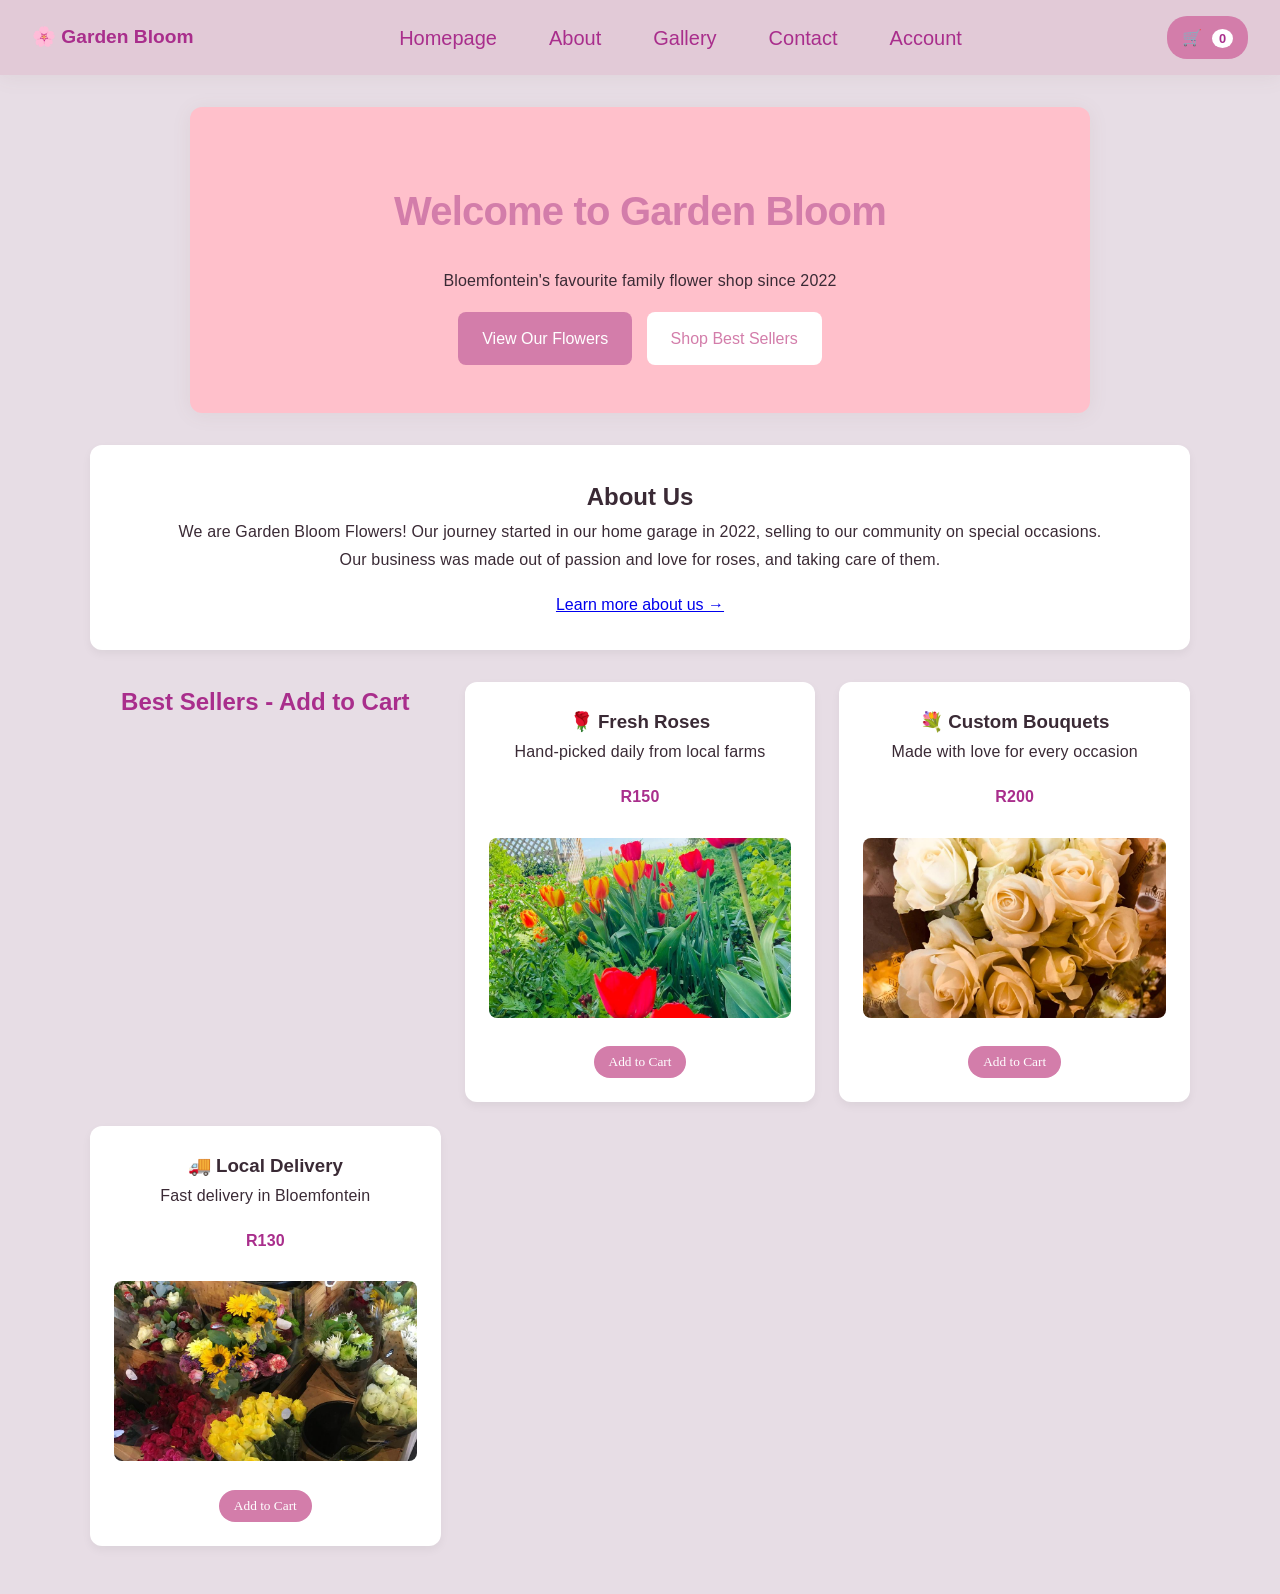
<file: index.html>
<!DOCTYPE html>
<html lang="en">
<head>
    <meta charset="UTF-8">
    <meta name="viewport" content="width=device-width, initial-scale=1.0">
    <title>Homepage - Garden Bloom</title>
    <link rel="stylesheet" href="style.css">
</head>
<body>
 <nav class="navbar">
    <div class="logo">🌸 Garden Bloom</div>
    <div class="hamburger" id="hamburger"><span></span><span></span><span></span></div>
    <ul class="nav-links" id="navLinks">
           <li><a href="index.html">Homepage</a></li>
           <li><a href="about.html">About</a></li>
           <li><a href="gallery.html">Gallery</a></li>
            <li><a href="contact.html">Contact</a></li>
            <li><a href="account.html">Account</a></li>
    </ul>
    <div class="cart-icon" id="cartIcon">🛒 <span id="cartCount">0</span></div>
 </nav>

    <header class="hero">
            <h1>Welcome to Garden Bloom</h1>
            <p>Bloemfontein's favourite family flower shop since 2022</p>
            <a href="gallery.html" class="btn">View Our Flowers</a>
            <a href="#bestSellers" class="btn" style="background:white; color:#d37daa; margin-left:10px;">Shop Best Sellers</a>
    </header>

    <main class="home-container">
        <section class="intro">
            <h2>About Us</h2>
            <p>
                We are Garden Bloom Flowers! Our journey started in our home garage in 2022, 
                selling to our community on special occasions. Our business was made out of 
                passion and love for roses, and taking care of them.
            </p>
            <a href="about.html" class="link">Learn more about us →</a>
        </section>

        
        <section class="features" id="bestSellers">
            <h2 style="width:100%; text-align:center; color:#a92e8c; margin-bottom:1rem;">Best Sellers - Add to Cart</h2>
            <div class="feature-card" data-name="Red Roses" data-price="150">
                <h3>🌹 Fresh Roses</h3>
                <p>Hand-picked daily from local farms</p>
                <p style="font-weight:bold; color:#a92e8c;">R150</p>
                <img src="flower1.jpeg" alt="Roses"  loading="lazy" style="width:100%; height:180px; object-fit:cover; border-radius:8px; margin:10px 0;">
                <button class="cart-btn">Add to Cart</button>
            </div>
            <div class="feature-card" data-name="Custom Bouquet" data-price="200">
                <h3>💐 Custom Bouquets</h3>
                <p>Made with love for every occasion</p>
                <p style="font-weight:bold; color:#a92e8c;">R200</p>
                <img src="flower3.jpeg" alt="Bouquet" loading="lazy" style="width:100%; height:180px; object-fit:cover; border-radius:8px; margin:10px 0;">
                <button class="cart-btn">Add to Cart</button>
            </div>
            <div class="feature-card" data-name="Delivery Bouquet" data-price="130">
                <h3>🚚 Local Delivery</h3>
                <p>Fast delivery in Bloemfontein</p>
                <p style="font-weight:bold; color:#a92e8c;">R130</p>
                <img src="flower5.jpeg" alt="Delivery" loading="lazy" style="width:100%; height:180px; object-fit:cover; border-radius:8px; margin:10px 0;">
                <button class="cart-btn">Add to Cart</button>
            </div>
        </section>
    </main>

    
    <div id="cartSidebar" class="cart-sidebar">
        <div class="cart-header">
            <h3>Your Cart</h3>
            <span id="closeCart">&times;</span>
        </div>
        <div id="cartItems"></div>
        <div class="cart-footer">
            <div class="cart-total">Total: R<span id="cartTotal">0</span></div>
            <button id="checkoutBtn">Checkout & Pay</button>
            <button id="clearCartBtn" class="clear-btn">Clear Cart</button>
        </div>
    </div>

    <div id="cartOverlay" class="cart-overlay"></div>

  
    <div id="paymentModal" class="payment-modal">
        <div class="payment-box">
            <span id="closePayment">&times;</span>
            <h2>Payment - Garden Bloom</h2>
            <div id="paymentSummary"></div>
            <form id="paymentForm">
                <input type="text" placeholder="Full Name on Card" required>
                <input type="text" id="cardNumber" placeholder="Card Number 1234 5678 9012 3456" required>
                <div style="display:flex; gap:10px;">
                    <input type="text" id="cardExpiry" placeholder="MM/YY" required>
                    <input type="text" id="cardCvv" placeholder="CVV" required>
                </div>
                <input type="email" id="payEmail" placeholder="Email for receipt" required>
                <button type="submit" style="width:100%; padding:0.9rem; background:#a92e8c; color:white; border:none; border-radius:8px; margin-top:10px;">Pay R<span id="payTotal">0</span></button>
            </form>
            <div id="paymentSuccess" style="color:green; font-weight:bold; margin-top:10px;"></div>
        </div>
    </div>

    <script src="cart.js"></script>
</body>
</html>
</file>
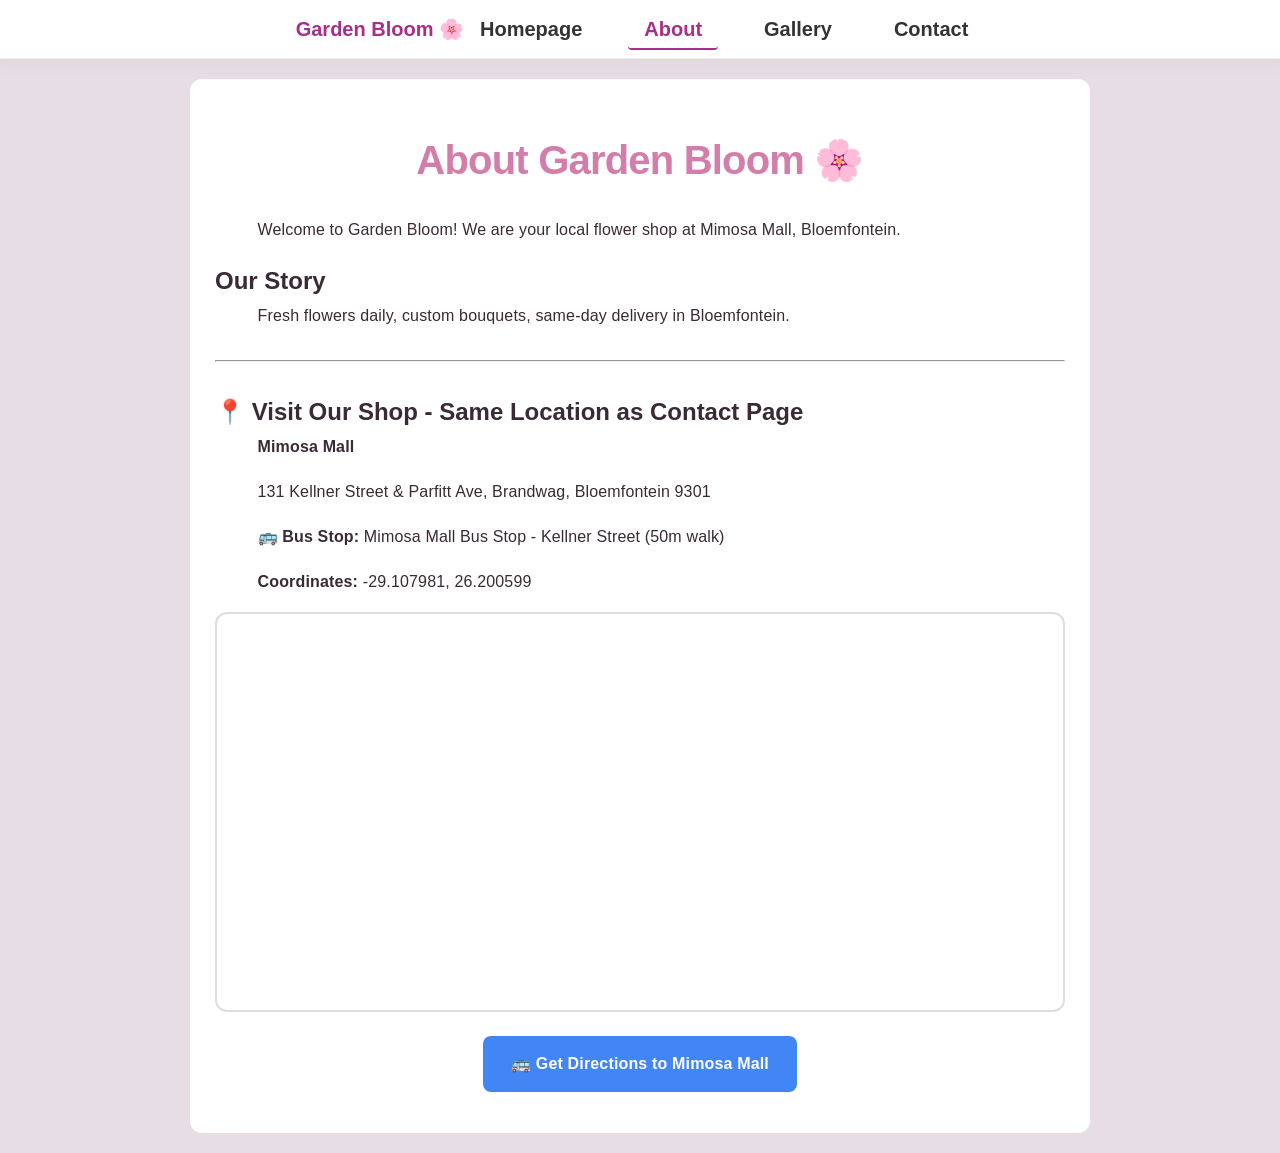
<file: about.html>
<!DOCTYPE html>
<html lang="en">
<head>
  <meta charset="UTF-8">
  <meta name="viewport" content="width=device-width, initial-scale=1.0">
  <title>About - Garden Bloom</title>
  <link rel="stylesheet" href="style.css">
  <style>
    #hamburger{display:none !important;}
    @media(max-width:768px){
      #hamburger{display:block !important; font-size:26px; cursor:pointer;}
      #navLinks{display:none !important; flex-direction:column !important; position:absolute; top:60px; left:0; width:100%; background:white; padding:20px; box-shadow:0 4px 10px rgba(0,0,0,0.1);}
      #navLinks.show{display:flex !important;}
    }
  </style>
</head>
<body>

<header style="background:white; padding:12px 25px; border-bottom:1px solid #eee; position:sticky; top:0; z-index:100;">
  <nav style="display:flex !important; flex-direction:row !important; justify-content:space-between !important; align-items:center !important; max-width:1100px; margin:0 auto;">
    <div style="font-weight:bold; color:#a92e8c; font-size:20px;">Garden Bloom 🌸</div>
    <div id="hamburger">☰</div>
    <ul id="navLinks" style="display:flex !important; flex-direction:row !important; list-style:none !important; gap:30px !important; margin:0 !important; padding:0 !important;">
      <li><a href="index.html" style="text-decoration:none; color:#333; font-weight:600;">Homepage</a></li>
      <li><a href="about.html" style="text-decoration:none; color:#a92e8c; font-weight:800; border-bottom:2px solid #a92e8c;">About</a></li>
      <li><a href="gallery.html" style="text-decoration:none; color:#333; font-weight:600;">Gallery</a></li>
      <li><a href="contact.html" style="text-decoration:none; color:#333; font-weight:600;">Contact</a></li>
    </ul>
  </nav>
</header>

<main style="max-width:900px; margin:20px auto; background:white; padding:25px; border-radius:12px;">
  <h1>About Garden Bloom 🌸</h1>
  <p>Welcome to Garden Bloom! We are your local flower shop at Mimosa Mall, Bloemfontein.</p>
  
  <h2>Our Story</h2>
  <p>Fresh flowers daily, custom bouquets, same-day delivery in Bloemfontein.</p>

  <hr style="margin:30px 0;">
  <h2>📍 Visit Our Shop - Same Location as Contact Page</h2>
  <p><strong>Mimosa Mall</strong></p>
  <p>131 Kellner Street & Parfitt Ave, Brandwag, Bloemfontein 9301</p>
  <p><strong>🚌 Bus Stop:</strong> Mimosa Mall Bus Stop - Kellner Street (50m walk)</p>
  <p><strong>Coordinates:</strong> -29.107981, 26.200599</p>

  <iframe src="https://maps.google.com/maps?q=-29.107981,26.200599&t=&z=16&ie=UTF8&iwloc=&output=embed" style="width:100%; height:400px; border:0; border-radius:12px; border:2px solid #ddd;" allowfullscreen="" loading="lazy"></iframe>

  <p style="text-align:center; margin-top:15px;">
    <a href="https://www.google.com/maps/dir//Mimosa+Mall/@-29.107981,26.200599,16z" target="_blank" style="display:inline-block; background:#4285F4; color:white; padding:14px 28px; border-radius:8px; text-decoration:none; font-weight:bold;">🚌 Get Directions to Mimosa Mall</a>
  </p>
</main>

<script>
const hamburger = document.getElementById('hamburger');
const navLinks = document.getElementById('navLinks');
hamburger.addEventListener('click', () => navLinks.classList.toggle('show'));
</script>
</body>
</html>
</file>
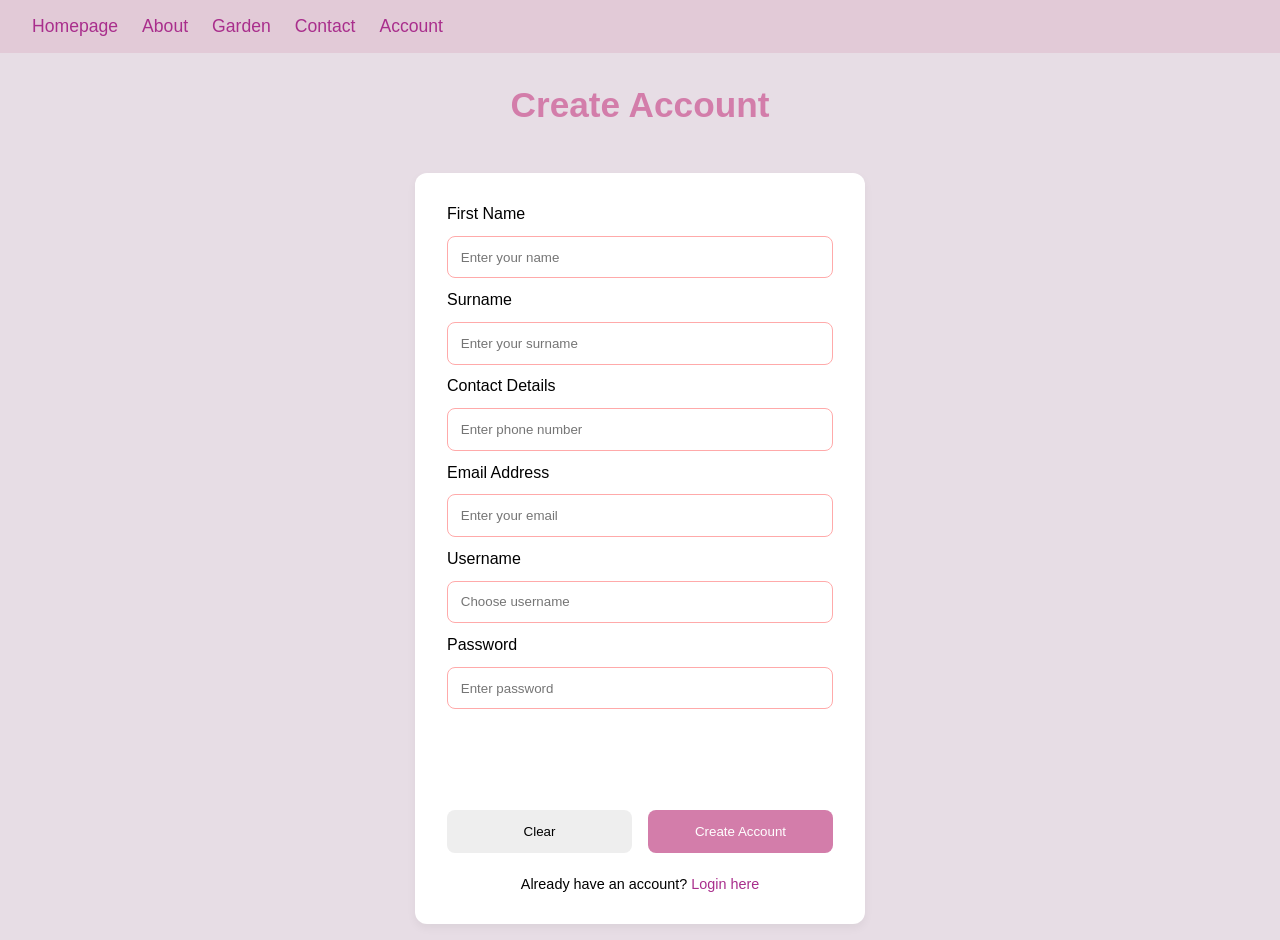
<file: account.html>
<!DOCTYPE html>
<html lang="en">
<head>
    <meta charset="UTF-8">
    <meta name="viewport" content="width=device-width, initial-scale=1.0">
    <title>Account - Garden Bloom</title>
    <link rel="stylesheet" href="account.css">
</head>
<body>
    <nav class="navbar">
        <div class="hamburger" id="hamburger"><span></span><span></span><span></span></div>
        <ul class="nav-links" id="navLinks">
           <li><a href="index.html">Homepage</a></li>
           <li><a href="about.html">About</a></li>
           <li><a href="gallery.html">Garden</a></li>
           <li><a href="contact.html">Contact</a></li>
           <li><a href="account.html">Account</a></li>
        </ul>
    </nav>
    <h1>Create Account</h1>

    <div class="account-container">
        <form class="account-form" id="accountForm">
            <label>First Name</label>
            <input type="text" id="firstName" placeholder="Enter your name" required minlength="2">

            <label>Surname</label>
            <input type="text" id="surname" placeholder="Enter your surname" required minlength="2">

            <label>Contact Details</label>
            <input type="tel" id="phone" placeholder="Enter phone number" required pattern="[0-9]{10}">

            <label>Email Address</label>
            <input type="email" id="email" placeholder="Enter your email" required>

            <label>Username</label>
            <input type="text" id="username" placeholder="Choose username" required minlength="4">

            <label>Password</label>
            <input type="password" id="password" placeholder="Enter password" required minlength="6">
            <div id="passwordStrength" style="font-size:0.8rem; height:18px; margin-top:-5px;"></div>

            <div id="errorBox" style="color:red; font-size:0.9rem; margin:5px 0;"></div>
            <div id="successBox" style="color:green; font-size:0.9rem; margin:5px 0; font-weight:bold;"></div>

            <div class="btn-group">
                <input type="reset" value="Clear">
                <button type="submit" id="submitBtn">Create Account</button>
            </div>

            <p class="form-link">Already have an account? <a href="#" id="loginLink">Login here</a></p>
        </form>
    </div>

    <script src="account.js"></script>
</body>
</html>
</file>
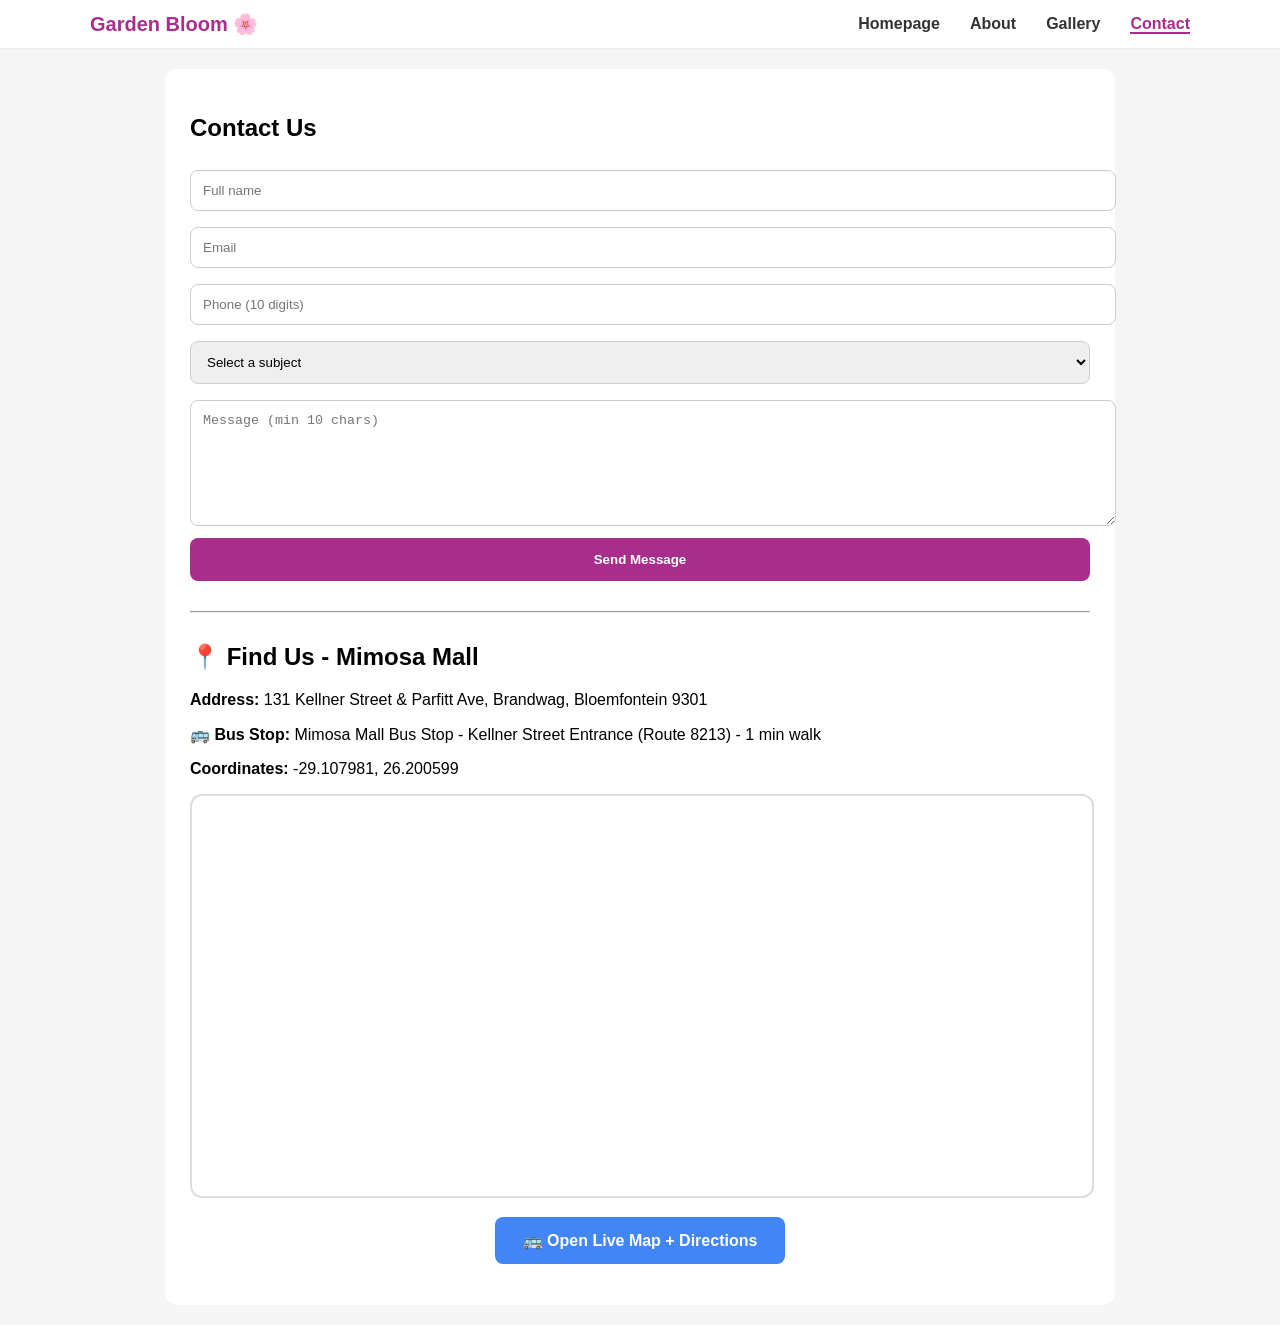
<file: contact.html>
<!DOCTYPE html>
<html lang="en">
<head>
  <meta charset="UTF-8">
  <meta name="viewport" content="width=device-width, initial-scale=1.0">
  <title>Contact - Garden Bloom</title>
  <style>
    body{font-family:Arial; margin:0; background:#f5f5f5;}
    #hamburger{display:none !important;}
    @media(max-width:768px){
      #hamburger{display:block !important; font-size:26px; cursor:pointer;}
      #navLinks{display:none !important; flex-direction:column !important; position:absolute; top:60px; left:0; width:100%; background:white; padding:20px; box-shadow:0 4px 10px rgba(0,0,0,0.1);}
      #navLinks.show{display:flex !important;}
    }
  </style>
</head>
<body>


<header style="background:white; padding:12px 25px; border-bottom:1px solid #eee; position:sticky; top:0; z-index:100;">
  <nav style="display:flex !important; flex-direction:row !important; justify-content:space-between !important; align-items:center !important; max-width:1100px; margin:0 auto;">
    <div style="font-weight:bold; color:#a92e8c; font-size:20px;">Garden Bloom 🌸</div>
    <div id="hamburger">☰</div>
    <ul id="navLinks" style="display:flex !important; flex-direction:row !important; list-style:none !important; gap:30px !important; margin:0 !important; padding:0 !important;">
      <li><a href="index.html" style="text-decoration:none; color:#333; font-weight:600;">Homepage</a></li>
      <li><a href="about.html" style="text-decoration:none; color:#333; font-weight:600;">About</a></li>
      <li><a href="gallery.html" style="text-decoration:none; color:#333; font-weight:600;">Gallery</a></li>
      <li><a href="contact.html" style="text-decoration:none; color:#a92e8c; font-weight:800; border-bottom:2px solid #a92e8c;">Contact</a></li>
    </ul>
  </nav>
</header>

<main style="max-width:900px; margin:20px auto; background:white; padding:25px; border-radius:12px;">
  <h2>Contact Us</h2>
  <form id="contactForm" novalidate>
    <input type="text" id="name" placeholder="Full name" required style="width:100%; padding:12px; margin:8px 0; border-radius:8px; border:1px solid #ccc;">
    <input type="email" id="email" placeholder="Email" required style="width:100%; padding:12px; margin:8px 0; border-radius:8px; border:1px solid #ccc;">
    <input type="text" id="phone" placeholder="Phone (10 digits)" required style="width:100%; padding:12px; margin:8px 0; border-radius:8px; border:1px solid #ccc;">
    <select id="subject" style="width:100%; padding:12px; margin:8px 0; border-radius:8px; border:1px solid #ccc;">
      <option value="">Select a subject</option>
      <option>Order Flowers</option>
      <option>Visit Store</option>
      <option>General</option>
    </select>
    <textarea id="message" placeholder="Message (min 10 chars)" required style="width:100%; padding:12px; margin:8px 0; border-radius:8px; border:1px solid #ccc; height:100px;"></textarea>
    <button id="submitBtn" type="submit" style="width:100%; padding:14px; background:#a92e8c; color:white; border:none; border-radius:8px; font-weight:bold; cursor:pointer;">Send Message</button>
    <p id="errorBox" style="color:red;"></p>
    <p id="successBox" style="color:green; font-weight:bold;"></p>
    <div id="emailPreview" style="display:none; background:#fdf2f8; padding:15px; border-radius:8px; margin-top:15px; border:1px solid #f0abfc;"></div>
  </form>

  <hr style="margin:30px 0;">
  <h2>📍 Find Us - Mimosa Mall</h2>
  <p><strong>Address:</strong> 131 Kellner Street & Parfitt Ave, Brandwag, Bloemfontein 9301</p>
  <p><strong>🚌 Bus Stop:</strong> Mimosa Mall Bus Stop - Kellner Street Entrance (Route 8213) - 1 min walk</p>
  <p><strong>Coordinates:</strong> -29.107981, 26.200599</p>

  
  <iframe 
    src="https://maps.google.com/maps?q=Mimosa%20Mall%20131%20Kellner%20St%20Bloemfontein&t=&z=16&ie=UTF8&iwloc=&output=embed" 
    style="width:100%; height:400px; border:0; border-radius:12px; border:2px solid #ddd;" 
    allowfullscreen="" 
    loading="lazy">
  </iframe>

  <p style="text-align:center; margin-top:15px;">
    <a href="https://www.google.com/maps/dir//Mimosa+Mall,+131+Kellner+St,+Brandwag,+Bloemfontein/@-29.107981,26.200599,16z" target="_blank" style="display:inline-block; background:#4285F4; color:white; padding:14px 28px; border-radius:8px; text-decoration:none; font-weight:bold;">🚌 Open Live Map + Directions</a>
  </p>
</main>

<script>
document.addEventListener('DOMContentLoaded', () => {
    const hamburger = document.getElementById('hamburger');
    const navLinks = document.getElementById('navLinks');
    if(hamburger) hamburger.addEventListener('click', () => navLinks.classList.toggle('show'));
    const form = document.getElementById('contactForm');
    const errorBox = document.getElementById('errorBox');
    const successBox = document.getElementById('successBox');
    const emailPreview = document.getElementById('emailPreview');
    const submitBtn = document.getElementById('submitBtn');
    form.addEventListener('submit', (e) => {
        e.preventDefault();
        errorBox.textContent = "";
        successBox.textContent = "";
        emailPreview.style.display = "none";
        const name = document.getElementById('name').value.trim();
        const email = document.getElementById('email').value.trim();
        const phone = document.getElementById('phone').value.trim();
        const subject = document.getElementById('subject').value;
        const message = document.getElementById('message').value.trim();
        let errors = [];
        if(name.length < 2) errors.push("Full name must be at least 2 characters");
        if(!email.includes('@')) errors.push("Valid email required");
        if(phone.length < 10) errors.push("Phone must be at least 10 digits");
        if(!subject) errors.push("Select a subject");
        if(message.length < 10) errors.push("Message must be at least 10 characters");
        if(errors.length > 0){ errorBox.innerHTML = errors.join("<br>"); return; }
        submitBtn.textContent = "Sending..."; submitBtn.disabled = true;
        setTimeout(() => {
            emailPreview.innerHTML = `<h3 style="color:#a92e8c;">📧 Email Ready</h3><p><strong>To:</strong> gardenbloom@gmail.com</p><p><strong>From:</strong> ${name} &lt;${email}&gt;</p><p><strong>Phone:</strong> ${phone}</p><p><strong>Subject:</strong> ${subject}</p><p style="background:white; padding:10px; border-radius:5px;">${message}</p><a href="mailto:gardenbloom@gmail.com?subject=${encodeURIComponent(subject)}&body=${encodeURIComponent(`Name: ${name}\nPhone: ${phone}\nEmail: ${email}\n\nMessage:\n${message}`)}" style="display:inline-block; margin-top:10px; background:#a92e8c; color:white; padding:8px 15px; border-radius:8px; text-decoration:none;">Open in Email App</a>`;
            emailPreview.style.display = "block";
            successBox.textContent = `Thank you ${name}! ✅`;
            form.reset(); submitBtn.textContent = "Send Message"; submitBtn.disabled = false;
        }, 800);
    });
});
</script>
</body>
</html>
</file>
<file: style.css>
* {
  margin: 0;
  padding: 0;
  box-sizing: border-box;
}

body {
  background: rgb(231, 221, 229);
  font-family: Verdana, Geneva, Tahoma, sans-serif;
  line-height: 1.7;
  color: #3a2a35;
}

header, .navbar {
  display: flex;
  justify-content: space-between; 
  align-items: center;
  background-color: #e2cad7;
  padding: 1rem 2rem; 
  position: sticky;
  top: 0;
  z-index: 1000;
  box-shadow: 0 2px 20px rgba(122,106,90,0.08);
  backdrop-filter: blur(10px);
}

.logo { color: rgb(169, 46, 140); font-weight:bold; font-size:1.2rem; }

.hero {
  background-color: pink;
  padding: 3rem 5%;
  text-align: center;
  width: 90%;
  max-width: 900px;
  margin: 2rem auto;
  border-radius: 12px;
  display: block; 
}

h1 {
  color: #d37daa;
  font-size: 2.5rem;
  font-weight: 700;
  letter-spacing: -0.02em;
  line-height: 1.2;
  text-align: center;
  margin: 2rem 0;
}

p {
  font-size: 1rem;
  line-height: 1.8;
  letter-spacing: 0.01em;
  margin-bottom: 1rem;
  padding: 0 5%;
}

b { color: #a92e8c; }

.nav-links {
  list-style: none;
  display: flex;
  gap: 1.25rem;
}

nav a, .nav-links a {
  color: rgb(169, 46, 140);
  text-decoration: none;
  font-size: 1.25rem;
  font-weight: 500;
  padding: 0.5rem 1rem;
  border-radius: 4px;
  transition: all 0.3s ease;
  position: relative; 
}

nav a::after, .nav-links a::after {
  content: '';
  position: absolute;
  bottom: 0;
  left: 0;
  width: 0%;
  height: 2px;
  background: #e8a0b5;
  transition: 0.3s;
}

nav a:hover::after, .nav-links a:hover::after {
  width: 100%;
}

nav a:hover, .nav-links a:hover {
  color: black;
}

img {
  max-width: 100%;
  height: auto;
  border-radius: 8px;
}

.btn {
  display:inline-block; background:#d37daa; color:white; 
  padding:0.8rem 1.5rem; border-radius:8px; text-decoration:none; transition:0.3s;
}
.btn:hover { background:#a92e8c; }


.home-container { width:90%; max-width:1100px; margin:0 auto 3rem auto; }
.intro { background:white; padding:2rem; border-radius:12px; text-align:center; margin-bottom:2rem; box-shadow:0 4px 10px rgba(0,0,0,0.05); }
.features { display:grid; grid-template-columns:repeat(3, 1fr); gap:1.5rem; }
.feature-card { background:white; padding:1.5rem; border-radius:12px; text-align:center; box-shadow:0 4px 10px rgba(0,0,0,0.05); transition:0.3s; }
.feature-card:hover { transform:translateY(-5px); }


.hamburger { display:none; flex-direction:column; gap:5px; cursor:pointer; }
.hamburger span { width:25px; height:3px; background:rgb(169,46,140); display:block; border-radius:5px; }


.cart-icon { background:#d37daa; color:white; padding:8px 15px; border-radius:20px; cursor:pointer; font-weight:bold; transition:0.3s; user-select:none; }
.cart-icon:hover { background:#a92e8c; transform:scale(1.05); }
#cartCount { background:white; color:#a92e8c; border-radius:50%; padding:2px 7px; margin-left:5px; font-size:0.8rem; }
.cart-btn { background:#d37daa; color:white; border:none; padding:8px 15px; border-radius:20px; cursor:pointer; margin-top:10px; transition:0.3s; font-family:Verdana; }
.cart-btn:hover { background:#a92e8c; transform:scale(1.05); }
.cart-sidebar { position:fixed; top:0; right:-400px; width:350px; height:100%; background:white; z-index:2000; transition:0.4s ease; display:flex; flex-direction:column; box-shadow:-5px 0 15px rgba(0,0,0,0.1); }
.cart-sidebar.open { right:0; }
.cart-header { display:flex; justify-content:space-between; align-items:center; padding:1.2rem; background:#e2cad7; color:#a92e8c; }
#closeCart { font-size:30px; cursor:pointer; }
#cartItems { flex:1; overflow-y:auto; padding:1rem; }
.cart-item { display:flex; gap:10px; align-items:center; border-bottom:1px solid #eee; padding:10px 0; }
.cart-item img { width:50px; height:50px; object-fit:cover; border-radius:8px; }
.cart-item-info { flex:1; font-size:0.9rem; }
.cart-item-actions { display:flex; gap:5px; align-items:center; }
.cart-item-actions button { padding:3px 8px; border:1px solid #ddd; background:white; border-radius:5px; cursor:pointer; }
.remove-item { background:#ffe6e6 !important; border-color:#ffaaaa !important; }
.cart-footer { padding:1rem; border-top:1px solid #eee; background:#f9f9f9; }
.cart-total { font-weight:bold; font-size:1.2rem; color:#a92e8c; margin-bottom:10px; text-align:center; }
#checkoutBtn { width:100%; padding:0.9rem; background:#a92e8c; color:white; border:none; border-radius:8px; cursor:pointer; font-weight:bold; transition:0.3s; }
#checkoutBtn:hover { background:#d37daa; }
.clear-btn { width:100%; margin-top:8px; padding:0.6rem; background:#eee; border:none; border-radius:8px; cursor:pointer; }
.cart-overlay { position:fixed; top:0; left:0; width:100%; height:100%; background:rgba(0,0,0,0.5); z-index:1500; display:none; }
.cart-overlay.show { display:block; }
.payment-modal { display:none; position:fixed; top:0; left:0; width:100%; height:100%; background:rgba(0,0,0,0.7); justify-content:center; align-items:center; z-index:3000; padding:1rem; }
.payment-box { background:white; width:90%; max-width:450px; padding:2rem; border-radius:12px; position:relative; }
#closePayment { position:absolute; top:10px; right:15px; font-size:30px; cursor:pointer; color:#a92e8c; }
.payment-box h2 { color:#a92e8c; text-align:center; margin-bottom:15px; }
.payment-box input { width:100%; padding:0.8rem; margin:0.5rem 0; border:1px solid #e2cad7; border-radius:8px; font-family:Verdana; }
.payment-box input:focus { outline:none; border-color:#d37daa; box-shadow:0 0 0 2px rgba(211,125,170,0.2); }

@media screen and (max-width: 1024px) {
  h1 { font-size: 2rem; }
  nav a, .nav-links a { font-size: 1.1rem; }
}

@media screen and (max-width: 768px) {
  header, .navbar {
    flex-direction: row;
    gap: 1rem;
    padding: 1rem;
    flex-wrap: wrap;
  }
  .hamburger { display:flex; }
  .nav-links {
    position:absolute;
    top:100%;
    left:0;
    right:0;
    background:#e2cad7;
    flex-direction: column;
    align-items: center;
    gap: 0.6rem;
    padding:1rem 0;
    transform:translateY(-150%);
    opacity:0;
    transition:0.3s;
    pointer-events:none;
  }
  .nav-links.show {
    transform:translateY(0);
    opacity:1;
    pointer-events:all;
  }
  h1 { font-size: 1.7rem; }
  nav a, .nav-links a { font-size: 1rem; }
  .features { grid-template-columns:1fr; }
  .cart-sidebar { width:90%; right:-100%; }
}
</file>
<file: account.css>
* { margin:0; padding:0; box-sizing:border-box; }
body { background: rgb(231,221,229); font-family: Verdana, sans-serif; }

.navbar { 
    background:#e2cad7; 
    padding:1rem 2rem; 
    position:sticky; 
    top:0; 
    z-index:100; 
    display:flex; 
    justify-content:space-between; 
    align-items:center;
}
.logo { color:rgb(169,46,140); font-weight:bold; font-size:1.2rem; display:none; }
.nav-links { list-style:none; display:flex; gap:1.5rem; justify-content:center; }
.nav-links a { color:rgb(169,46,140); text-decoration:none; font-size:1.1rem; transition:0.3s; }
.nav-links a:hover { color:black; }


.hamburger { 
    display:none; 
    flex-direction:column; 
    gap:5px; 
    cursor:pointer; 
}
.hamburger span { 
    width:25px; 
    height:3px; 
    background:rgb(169,46,140); 
    border-radius:5px; 
    display:block; 
    transition:0.3s;
}

h1 { color:#d37daa; font-size:2.2rem; text-align:center; margin:2rem 0; }

.account-container { display:flex; justify-content:center; padding:1rem; }
.account-form {
  background:white; width:90%; max-width:450px; padding:2rem;
  border-radius:12px; display:flex; flex-direction:column; gap:0.8rem;
  box-shadow:0 4px 10px rgba(0,0,0,0.05);
  animation: fadeIn 0.5s;
}
.account-form input {
  padding:0.8rem; border:1px solid #e2cad7; border-radius:8px; width:100%;
  transition:0.3s;
}
.btn-group { display:flex; gap:1rem; margin-top:1rem; }
.btn-group input, .btn-group button {
  flex:1; padding:0.9rem; border:none; border-radius:8px; cursor:pointer; transition:0.3s;
}
.btn-group input { background:#eee; }
.account-form button { background:#d37daa; color:white; }


.account-form button:hover { background:#a92e8c; transform:translateY(-2px); }
.btn-group input:hover { background:#ccc; }
.account-form input:focus { outline:none; border-color:#d37daa; box-shadow:0 0 0 2px rgba(211,125,170,0.2); }
.account-form input:invalid { border-color:#ffaaaa; }
.form-link { text-align:center; margin-top:10px; font-size:0.9rem; }
.form-link a { color:rgb(169,46,140); text-decoration:none; }
.form-link a:hover { color:#a92e8c; text-decoration:underline; }


#errorBox, #successBox { transition:0.3s; }
#passwordStrength { transition:0.3s; }

@keyframes fadeIn { from{opacity:0; transform:translateY(10px);} to{opacity:1; transform:translateY(0);} }


@media (max-width:768px) {
  .hamburger { display:flex; }
  .logo { display:block; }
  .navbar { flex-direction:column; align-items:flex-start; }
  .nav-links { 
    position:absolute; 
    top:100%; 
    left:0; 
    right:0; 
    background:#e2cad7; 
    flex-direction:column; 
    align-items:center; 
    padding:1rem 0; 
    transform:translateY(-150%); 
    opacity:0; 
    transition:0.3s; 
    pointer-events:none;
    box-shadow:0 4px 8px rgba(0,0,0,0.1);
  }
  .nav-links.show { 
    transform:translateY(0); 
    opacity:1; 
    pointer-events:all; 
  }
  h1 { font-size:1.6rem; }
  .btn-group { flex-direction:column; }
  .account-form { width:95%; padding:1.5rem; }
}
</file>
